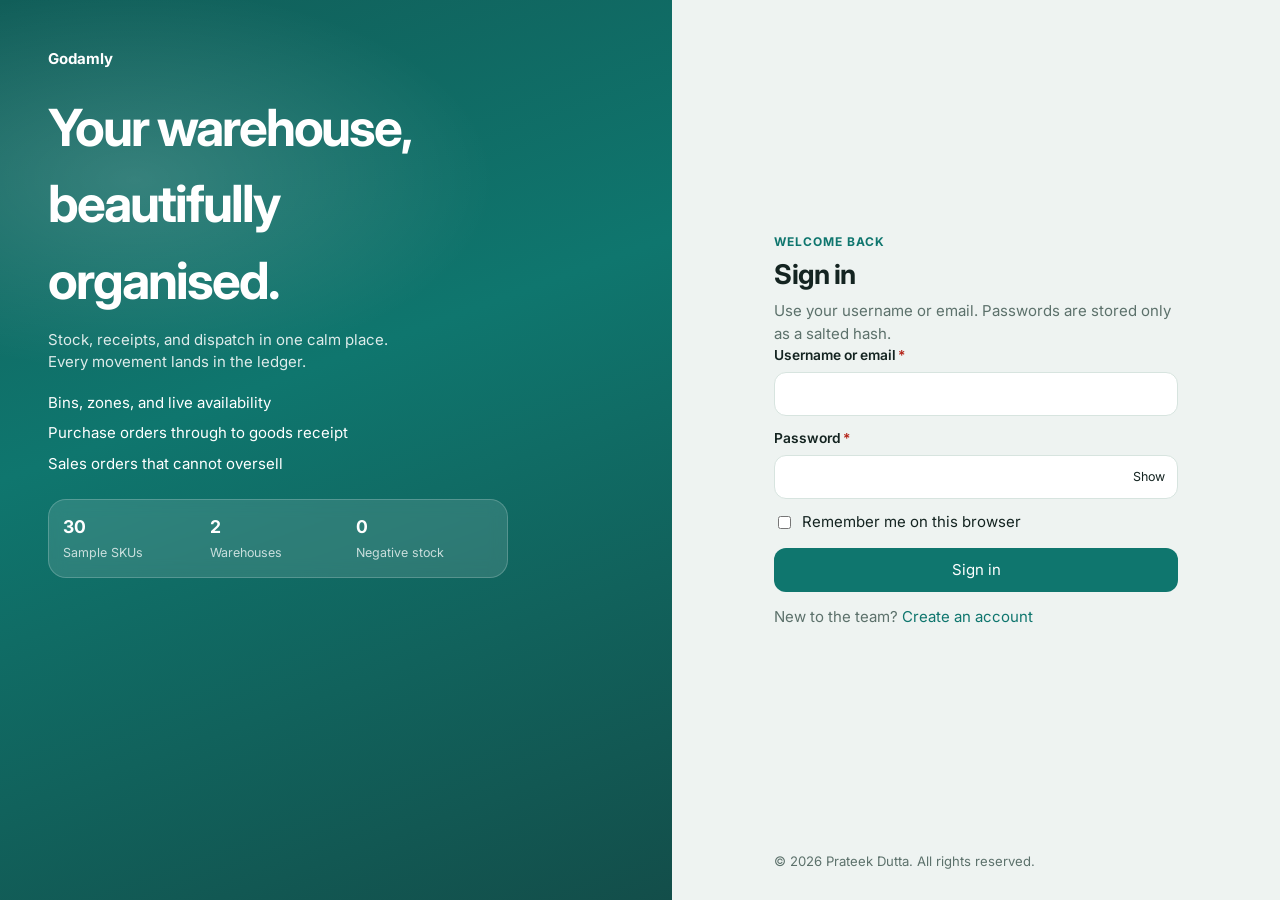
<file: index.html>
<!DOCTYPE html>
<html lang="en">
<head>
  <meta charset="UTF-8" />
  <meta name="viewport" content="width=device-width, initial-scale=1" />
  <title>Godamly</title>
  <link rel="icon" href="data:image/svg+xml,%3Csvg xmlns='http://www.w3.org/2000/svg' viewBox='0 0 32 32'%3E%3Crect width='32' height='32' rx='8' fill='%230f766e'/%3E%3Cpath d='M7 14 16 8l9 6v10H7z' fill='none' stroke='white' stroke-width='2'/%3E%3C/svg%3E" />
  <link rel="stylesheet" href="css/variables.css" />
  <link rel="stylesheet" href="css/base.css" />
  <link rel="stylesheet" href="css/layout.css" />
  <script>
    (function () {
      try {
        var theme = localStorage.getItem('godamly_theme');
        if (theme) document.documentElement.setAttribute('data-theme', theme);
      } catch (e) {}
      if (location.protocol === 'file:') return;
      var session = null;
      try { session = localStorage.getItem('godamly_session') || sessionStorage.getItem('godamly_session'); } catch (e) {}
      location.replace(session ? 'app.html' : 'login.html');
    })();
  </script>
</head>
<body>
  <main class="boot">
    <div class="boot-card">
      <h1>Godamly</h1>
      <p>Your warehouse, beautifully organised.</p>
      <p class="muted" id="gate">Opening your workspace…</p>
    </div>
  </main>
  <script>
    if (location.protocol === 'file:') {
      document.getElementById('gate').innerHTML = 'Open Godamly through the local server so the app can load. In this folder run <strong>start.bat</strong>, then visit http://localhost:5500';
    }
  </script>
</body>
</html>
</file>
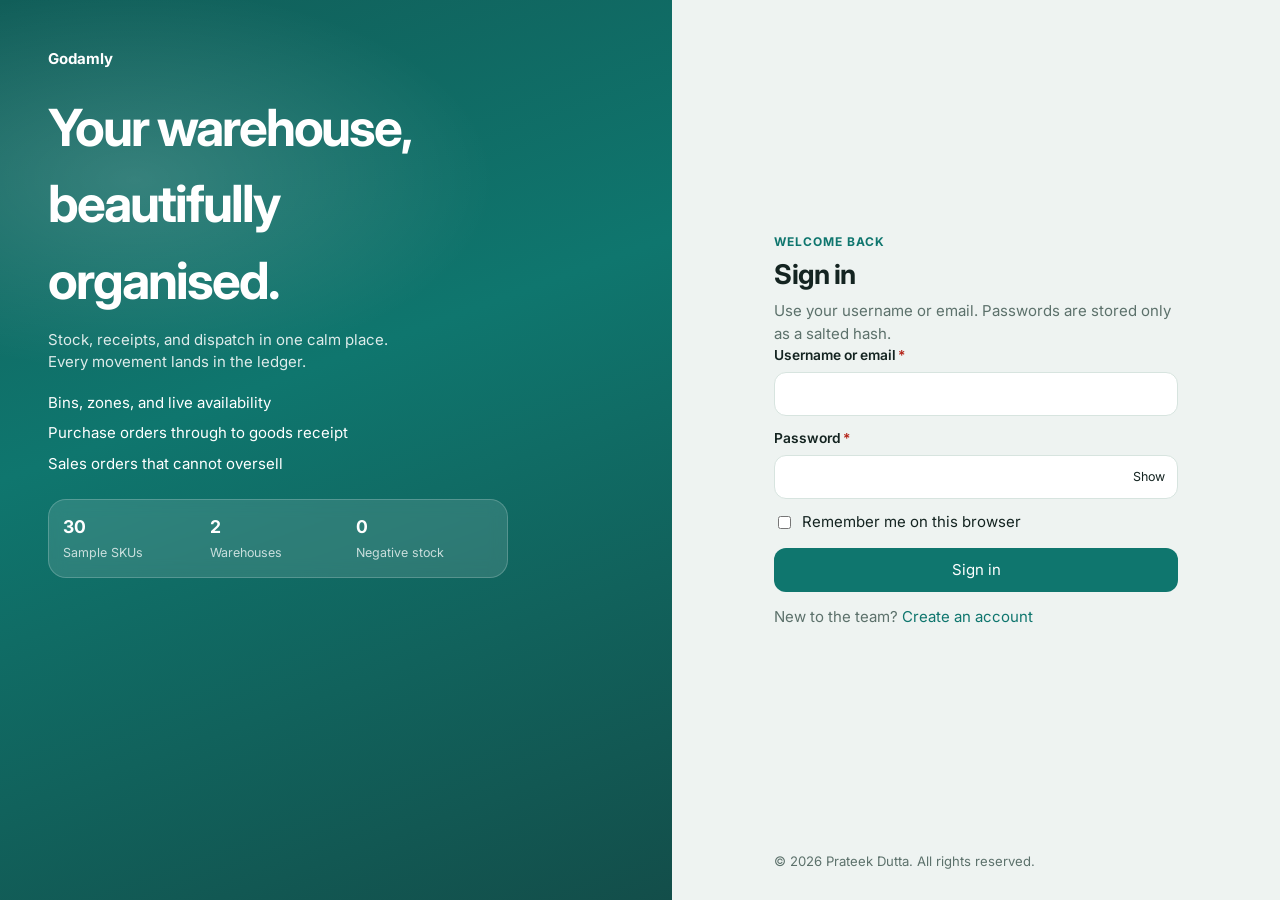
<file: app.html>
<!DOCTYPE html>
<html lang="en">
<head>
  <meta charset="UTF-8" />
  <meta name="viewport" content="width=device-width, initial-scale=1" />
  <title>Godamly</title>
  <link rel="icon" href="data:image/svg+xml,%3Csvg xmlns='http://www.w3.org/2000/svg' viewBox='0 0 32 32'%3E%3Crect width='32' height='32' rx='8' fill='%230f766e'/%3E%3Cpath d='M7 14 16 8l9 6v10H7z' fill='none' stroke='white' stroke-width='2'/%3E%3C/svg%3E" />
  <link rel="preconnect" href="https://fonts.googleapis.com" />
  <link rel="preconnect" href="https://fonts.gstatic.com" crossorigin />
  <link href="https://fonts.googleapis.com/css2?family=Inter:wght@400;500;600;700&display=swap" rel="stylesheet" />
  <link rel="stylesheet" href="css/variables.css" />
  <link rel="stylesheet" href="css/base.css" />
  <link rel="stylesheet" href="css/layout.css" />
  <link rel="stylesheet" href="css/components.css" />
  <link rel="stylesheet" href="css/pages.css" />
  <link rel="stylesheet" href="css/print.css" />
  <script>
    try {
      var theme = localStorage.getItem('godamly_theme');
      if (theme) document.documentElement.setAttribute('data-theme', theme);
    } catch (e) {}
  </script>
</head>
<body>
  <a class="skip-link" href="#view">Skip to content</a>
  <div id="boot" class="boot">
    <div class="boot-card">
      <div class="brand-mark" aria-hidden="true">
        <svg viewBox="0 0 24 24" width="22" height="22" fill="none" stroke="white" stroke-width="1.8"><path d="M3 10l9-6 9 6"/><path d="M5 10v9h14v-9"/><path d="M9 19v-5h6v5"/></svg>
      </div>
      <h1>Godamly</h1>
      <p id="boot-msg">Preparing your warehouse…</p>
    </div>
  </div>
  <div id="app" class="app" hidden></div>
  <div id="print-root"></div>
  <div id="modal-root"></div>
  <div id="confirm-root"></div>
  <div id="toast-root" role="status" aria-live="polite"></div>
  <script>
    if (location.protocol === 'file:') {
      document.getElementById('boot-msg').textContent = 'Run start.bat in the wms folder, then open http://localhost:5500';
    }
  </script>
  <script type="module" src="js/main.js"></script>
</body>
</html>
</file>
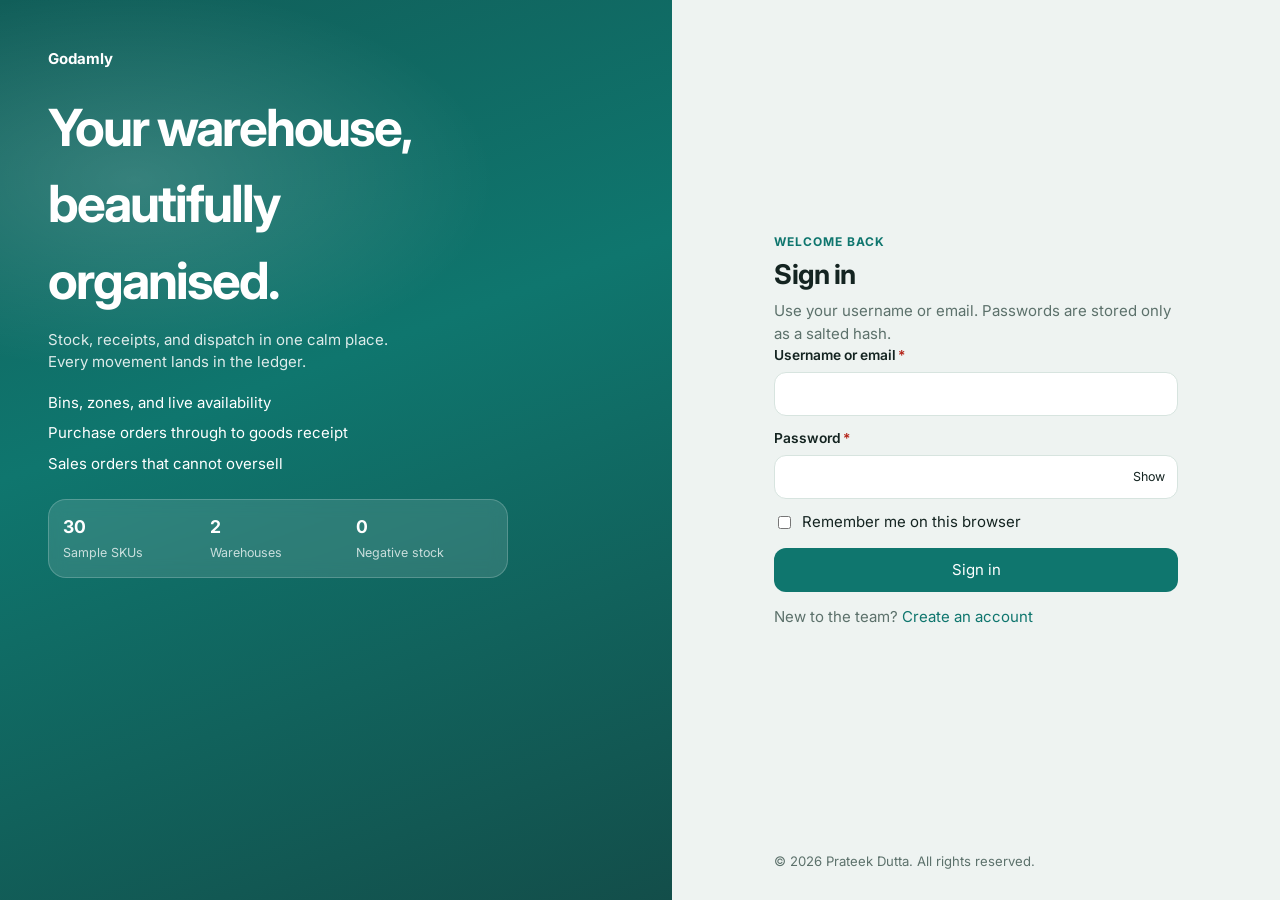
<file: login.html>
<!DOCTYPE html>
<html lang="en">
<head>
  <meta charset="UTF-8" />
  <meta name="viewport" content="width=device-width, initial-scale=1" />
  <title>Sign in · Godamly</title>
  <link rel="icon" href="data:image/svg+xml,%3Csvg xmlns='http://www.w3.org/2000/svg' viewBox='0 0 32 32'%3E%3Crect width='32' height='32' rx='8' fill='%230f766e'/%3E%3Cpath d='M7 14 16 8l9 6v10H7z' fill='none' stroke='white' stroke-width='2'/%3E%3C/svg%3E" />
  <link rel="preconnect" href="https://fonts.googleapis.com" />
  <link rel="preconnect" href="https://fonts.gstatic.com" crossorigin />
  <link href="https://fonts.googleapis.com/css2?family=Inter:wght@400;500;600;700&display=swap" rel="stylesheet" />
  <link rel="stylesheet" href="css/variables.css" />
  <link rel="stylesheet" href="css/base.css" />
  <link rel="stylesheet" href="css/components.css" />
  <link rel="stylesheet" href="css/pages.css" />
  <script>
    try { var t = localStorage.getItem('godamly_theme'); if (t) document.documentElement.setAttribute('data-theme', t); } catch (e) {}
  </script>
</head>
<body>
  <div class="auth-shell">
    <section class="auth-art" aria-hidden="true">
      <div>
        <strong>Godamly</strong>
        <h2>Your warehouse, beautifully organised.</h2>
        <p>Stock, receipts, and dispatch in one calm place. Every movement lands in the ledger.</p>
        <ul class="art-points">
          <li>Bins, zones, and live availability</li>
          <li>Purchase orders through to goods receipt</li>
          <li>Sales orders that cannot oversell</li>
        </ul>
        <div class="glass">
          <div><strong>30</strong><span>Sample SKUs</span></div>
          <div><strong>2</strong><span>Warehouses</span></div>
          <div><strong>0</strong><span>Negative stock</span></div>
        </div>
      </div>
    </section>
    <section class="auth-panel">
      <div class="auth-card">
        <p class="kicker">Welcome back</p>
        <h1>Sign in</h1>
        <p class="muted">Use your username or email. Passwords are stored only as a salted hash.</p>
        <form id="login-form" novalidate>
          <div class="field">
            <label for="identifier">Username or email<span class="req">*</span></label>
            <input id="identifier" name="username" autocomplete="username" aria-required="true" />
            <p class="field-error" id="identifier-error" role="alert" hidden></p>
          </div>
          <div class="field">
            <label for="password">Password<span class="req">*</span></label>
            <div class="pass-wrap">
              <input id="password" name="password" type="password" autocomplete="current-password" aria-required="true" />
              <button type="button" class="icon-btn" id="toggle-password" aria-label="Show password" aria-pressed="false">Show</button>
            </div>
            <p class="field-error" id="password-error" role="alert" hidden></p>
          </div>
          <label class="switch"><input id="remember" type="checkbox" /> Remember me on this browser</label>
          <p class="field-error" id="form-error" role="alert" hidden></p>
          <button class="btn btn-primary" type="submit" id="submit" style="width:100%;margin-top:14px">Sign in</button>
        </form>
        <p class="muted" style="margin-top:14px">New to the team? <a href="signup.html">Create an account</a></p>
      </div>
      <footer class="auth-footer">© 2026 Prateek Dutta. All rights reserved.</footer>
    </section>
  </div>
  <div id="toast-root" role="status" aria-live="polite"></div>
  <script type="module" src="js/login.js"></script>
</body>
</html>
</file>
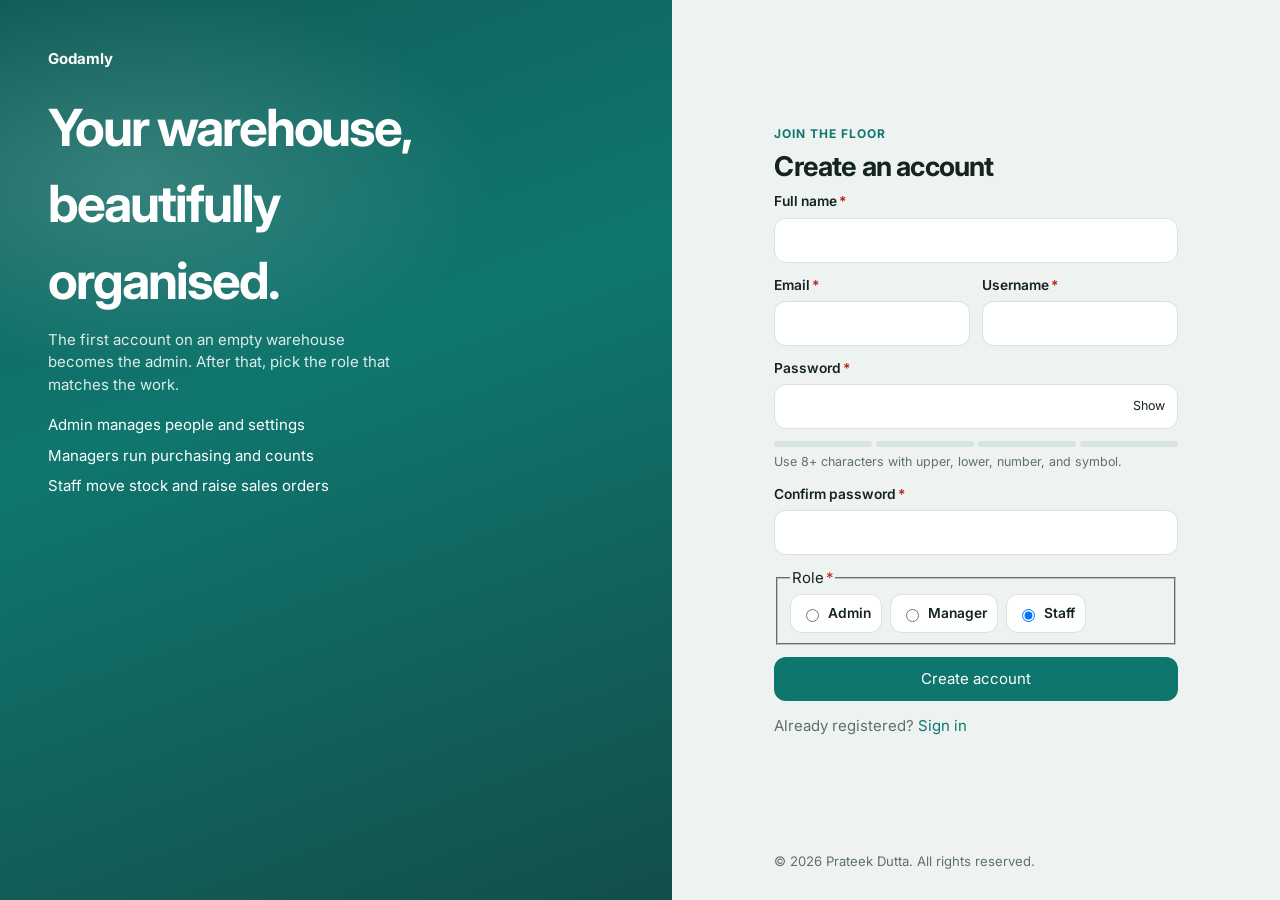
<file: signup.html>
<!DOCTYPE html>
<html lang="en">
<head>
  <meta charset="UTF-8" />
  <meta name="viewport" content="width=device-width, initial-scale=1" />
  <title>Create account · Godamly</title>
  <link rel="icon" href="data:image/svg+xml,%3Csvg xmlns='http://www.w3.org/2000/svg' viewBox='0 0 32 32'%3E%3Crect width='32' height='32' rx='8' fill='%230f766e'/%3E%3Cpath d='M7 14 16 8l9 6v10H7z' fill='none' stroke='white' stroke-width='2'/%3E%3C/svg%3E" />
  <link rel="preconnect" href="https://fonts.googleapis.com" />
  <link rel="preconnect" href="https://fonts.gstatic.com" crossorigin />
  <link href="https://fonts.googleapis.com/css2?family=Inter:wght@400;500;600;700&display=swap" rel="stylesheet" />
  <link rel="stylesheet" href="css/variables.css" />
  <link rel="stylesheet" href="css/base.css" />
  <link rel="stylesheet" href="css/components.css" />
  <link rel="stylesheet" href="css/pages.css" />
  <script>
    try { var t = localStorage.getItem('godamly_theme'); if (t) document.documentElement.setAttribute('data-theme', t); } catch (e) {}
  </script>
</head>
<body>
  <div class="auth-shell">
    <section class="auth-art" aria-hidden="true">
      <div>
        <strong>Godamly</strong>
        <h2>Your warehouse, beautifully organised.</h2>
        <p>The first account on an empty warehouse becomes the admin. After that, pick the role that matches the work.</p>
        <ul class="art-points">
          <li>Admin manages people and settings</li>
          <li>Managers run purchasing and counts</li>
          <li>Staff move stock and raise sales orders</li>
        </ul>
      </div>
    </section>
    <section class="auth-panel">
      <div class="auth-card">
        <p class="kicker">Join the floor</p>
        <h1>Create an account</h1>
        <p class="muted" id="first-note" hidden>You are the first user, so this account will be the admin.</p>
        <form id="signup-form" novalidate>
          <div class="field">
            <label for="fullName">Full name<span class="req">*</span></label>
            <input id="fullName" autocomplete="name" aria-required="true" />
            <p class="field-error" id="fullName-error" role="alert" hidden></p>
          </div>
          <div class="grid-2">
            <div class="field">
              <label for="email">Email<span class="req">*</span></label>
              <input id="email" type="email" autocomplete="email" aria-required="true" />
              <p class="field-error" id="email-error" role="alert" hidden></p>
            </div>
            <div class="field">
              <label for="username">Username<span class="req">*</span></label>
              <input id="username" autocomplete="username" aria-required="true" />
              <p class="field-error" id="username-error" role="alert" hidden></p>
            </div>
          </div>
          <div class="field">
            <label for="password">Password<span class="req">*</span></label>
            <div class="pass-wrap">
              <input id="password" type="password" autocomplete="new-password" aria-required="true" aria-describedby="strength-label" />
              <button type="button" class="icon-btn" id="toggle-password" aria-label="Show password" aria-pressed="false">Show</button>
            </div>
            <div class="meter" id="meter" data-score="0" aria-hidden="true"><span></span><span></span><span></span><span></span></div>
            <p class="field-hint" id="strength-label">Use 8+ characters with upper, lower, number, and symbol.</p>
            <p class="field-error" id="password-error" role="alert" hidden></p>
          </div>
          <div class="field">
            <label for="confirm">Confirm password<span class="req">*</span></label>
            <input id="confirm" type="password" autocomplete="new-password" aria-required="true" />
            <p class="field-error" id="confirm-error" role="alert" hidden></p>
          </div>
          <fieldset class="field" id="role-field">
            <legend>Role<span class="req">*</span></legend>
            <div class="role-pills">
              <label><input type="radio" name="role" value="admin" /> Admin</label>
              <label><input type="radio" name="role" value="manager" /> Manager</label>
              <label><input type="radio" name="role" value="staff" checked /> Staff</label>
            </div>
            <p class="field-error" id="role-error" role="alert" hidden></p>
          </fieldset>
          <button class="btn btn-primary" type="submit" id="submit" style="width:100%">Create account</button>
        </form>
        <p class="muted" style="margin-top:14px">Already registered? <a href="login.html">Sign in</a></p>
      </div>
      <footer class="auth-footer">© 2026 Prateek Dutta. All rights reserved.</footer>
    </section>
  </div>
  <div id="toast-root" role="status" aria-live="polite"></div>
  <script type="module" src="js/signup.js"></script>
</body>
</html>
</file>
<file: css/variables.css>
:root {
  color-scheme: light;
  --font: "Inter", "Segoe UI", sans-serif;
  --bg: #eef3f1;
  --bg-elev: #ffffff;
  --bg-muted: #f6faf8;
  --sidebar: #10211d;
  --sidebar-2: #17302a;
  --sidebar-text: #d7e6e1;
  --sidebar-muted: #8eaaa3;
  --sidebar-active: rgba(45, 212, 191, 0.16);
  --line: #d7e4df;
  --text: #142421;
  --muted: #5c716b;
  --primary: #0f766e;
  --primary-2: #115e59;
  --primary-soft: #d8f5ef;
  --on-primary: #ffffff;
  --accent: #e3a008;
  --accent-soft: #fef3c7;
  --danger: #b42318;
  --danger-soft: #fee4e2;
  --warning: #b45309;
  --warning-soft: #ffedd5;
  --success: #047857;
  --success-soft: #d1fae5;
  --info: #0369a1;
  --info-soft: #e0f2fe;
  --shadow: 0 10px 30px rgba(16, 33, 29, 0.06);
  --shadow-lg: 0 24px 64px rgba(16, 33, 29, 0.18);
  --radius: 16px;
  --radius-sm: 10px;
  --topbar: 68px;
  --sidebar-w: 268px;
  --sidebar-collapsed: 84px;
  --focus: #0f766e;
  --chart-grid: #d7e4df;
}

html[data-theme="dark"] {
  color-scheme: dark;
  --bg: #0c1412;
  --bg-elev: #15211e;
  --bg-muted: #1b2a26;
  --sidebar: #081210;
  --sidebar-2: #10211d;
  --sidebar-text: #d7e6e1;
  --sidebar-muted: #93ada6;
  --sidebar-active: rgba(45, 212, 191, 0.16);
  --line: #2c403a;
  --text: #e8f4f0;
  --muted: #adc0ba;
  --primary: #2dd4bf;
  --primary-2: #14b8a6;
  --primary-soft: rgba(45, 212, 191, 0.14);
  --on-primary: #06221e;
  --accent: #fbbf24;
  --accent-soft: rgba(251, 191, 36, 0.14);
  --danger: #fca5a5;
  --danger-soft: rgba(248, 113, 113, 0.16);
  --warning: #fdba74;
  --warning-soft: rgba(251, 146, 60, 0.16);
  --success: #6ee7b7;
  --success-soft: rgba(16, 185, 129, 0.16);
  --info: #7dd3fc;
  --info-soft: rgba(14, 165, 233, 0.16);
  --shadow: 0 12px 32px rgba(0, 0, 0, 0.28);
  --shadow-lg: 0 24px 64px rgba(0, 0, 0, 0.48);
  --focus: #5eead4;
  --chart-grid: #2c403a;
}
</file>
<file: css/base.css>
*, *::before, *::after { box-sizing: border-box; }
html, body { margin: 0; padding: 0; min-height: 100%; }
body {
  font-family: var(--font);
  color: var(--text);
  background: var(--bg);
  line-height: 1.5;
  font-size: 15px;
}
img { max-width: 100%; display: block; }
button, input, select, textarea { font: inherit; color: inherit; }
button { cursor: pointer; }
a { color: var(--primary); text-decoration: none; }
a:hover { text-decoration: underline; }
h1, h2, h3, h4, p { margin: 0; }
h1 { font-size: 1.7rem; letter-spacing: -0.03em; line-height: 1.2; }
h2 { font-size: 1.15rem; letter-spacing: -0.02em; }
h3 { font-size: 1rem; }
:focus-visible {
  outline: 2px solid var(--focus);
  outline-offset: 2px;
}
.skip-link {
  position: absolute;
  left: 12px;
  top: -40px;
  background: var(--primary);
  color: var(--on-primary);
  padding: 8px 12px;
  border-radius: 8px;
  z-index: 80;
}
.skip-link:focus { top: 12px; }
.muted { color: var(--muted); }
.kicker {
  color: var(--primary);
  font-size: 0.75rem;
  font-weight: 700;
  letter-spacing: 0.08em;
  text-transform: uppercase;
  margin-bottom: 4px;
}
.req { color: var(--danger); margin-left: 2px; }
.sr-only {
  position: absolute;
  width: 1px;
  height: 1px;
  padding: 0;
  margin: -1px;
  overflow: hidden;
  clip: rect(0, 0, 0, 0);
  border: 0;
}
@media (prefers-reduced-motion: reduce) {
  *, *::before, *::after {
    animation: none !important;
    transition: none !important;
  }
}
</file>
<file: css/layout.css>
.app { min-height: 100vh; }
.sidebar {
  position: fixed;
  inset: 0 auto 0 0;
  width: var(--sidebar-w);
  background: linear-gradient(180deg, var(--sidebar-2), var(--sidebar) 28%);
  color: var(--sidebar-text);
  display: flex;
  flex-direction: column;
  z-index: 30;
  transition: width 0.2s ease, transform 0.2s ease;
}
.brand {
  display: flex;
  gap: 12px;
  align-items: center;
  padding: 20px 18px 12px;
}
.brand-mark {
  width: 42px;
  height: 42px;
  border-radius: 13px;
  display: grid;
  place-items: center;
  background: linear-gradient(145deg, #14b8a6, #0f766e);
  color: white;
  flex: 0 0 auto;
  box-shadow: 0 8px 16px rgba(15, 118, 110, 0.35);
}
.brand-mark svg { width: 22px; height: 22px; }
.brand-text strong { display: block; font-size: 1.15rem; letter-spacing: -0.03em; color: white; }
.brand-text span { display: block; color: var(--sidebar-muted); font-size: 0.75rem; line-height: 1.3; }
.side-nav { padding: 8px 12px 20px; overflow: auto; flex: 1; }
.nav-section { margin: 14px 8px 6px; color: var(--sidebar-muted); font-size: 0.7rem; letter-spacing: 0.08em; text-transform: uppercase; }
.nav-link {
  display: flex;
  align-items: center;
  gap: 10px;
  color: var(--sidebar-text);
  text-decoration: none;
  border-radius: 12px;
  padding: 10px 12px;
  margin-bottom: 2px;
  transition: background 0.15s ease, color 0.15s ease;
}
.nav-link:hover { background: rgba(255, 255, 255, 0.05); text-decoration: none; }
.nav-link.active { background: var(--sidebar-active); color: #ecfdf8; }
.nav-link .icon { width: 18px; height: 18px; flex: 0 0 auto; }
.app-main {
  margin-left: var(--sidebar-w);
  min-height: 100vh;
  display: flex;
  flex-direction: column;
  transition: margin-left 0.2s ease;
}
.topbar {
  position: sticky;
  top: 0;
  z-index: 20;
  height: var(--topbar);
  display: flex;
  align-items: center;
  gap: 12px;
  padding: 0 20px;
  background: color-mix(in srgb, var(--bg-elev) 88%, transparent);
  backdrop-filter: blur(14px);
  border-bottom: 1px solid var(--line);
}
.search { position: relative; flex: 1; min-width: 0; max-width: 560px; }
.search input {
  width: 100%;
  border: 1px solid var(--line);
  background: var(--bg-muted);
  border-radius: 999px;
  padding: 10px 16px 10px 42px;
}
.search .search-icon {
  position: absolute;
  left: 14px;
  top: 50%;
  width: 18px;
  height: 18px;
  display: grid;
  place-items: center;
  transform: translateY(-50%);
  color: var(--muted);
  pointer-events: none;
}
.topbar > .icon-btn { flex: 0 0 40px; }
.search-results {
  position: absolute;
  top: calc(100% + 8px);
  left: 0;
  right: 0;
  background: var(--bg-elev);
  border: 1px solid var(--line);
  border-radius: 14px;
  box-shadow: var(--shadow-lg);
  overflow: hidden;
  z-index: 25;
}
.search-results a, .search-results button.result {
  display: flex;
  width: 100%;
  text-align: left;
  gap: 10px;
  padding: 10px 12px;
  background: transparent;
  border: 0;
  color: inherit;
  text-decoration: none;
}
.search-results a:hover, .search-results button.result:hover { background: var(--bg-muted); }
.search-results small { color: var(--muted); display: block; }
.top-actions { margin-left: auto; display: flex; align-items: center; gap: 8px; flex: 0 0 auto; }
.menu-wrap { position: relative; }
.dropdown {
  position: absolute;
  right: 0;
  top: calc(100% + 8px);
  width: min(360px, 80vw);
  background: var(--bg-elev);
  border: 1px solid var(--line);
  border-radius: 16px;
  box-shadow: var(--shadow-lg);
  z-index: 30;
  overflow: hidden;
}
.dropdown header, .dropdown footer { padding: 12px 14px; display: flex; justify-content: space-between; align-items: center; gap: 8px; }
.dropdown header { border-bottom: 1px solid var(--line); }
.dropdown footer { border-top: 1px solid var(--line); }
.notice-list { max-height: 360px; overflow: auto; }
.notice {
  display: block;
  padding: 12px 14px;
  border-bottom: 1px solid var(--line);
  color: inherit;
  text-decoration: none;
}
.notice:hover { background: var(--bg-muted); text-decoration: none; }
.notice.read { opacity: 0.65; }
.notice strong { display: block; }
.user-menu { width: 240px; padding: 8px; }
.user-menu a, .user-menu button {
  display: flex;
  width: 100%;
  align-items: center;
  gap: 8px;
  padding: 10px;
  border-radius: 10px;
  border: 0;
  background: transparent;
  color: inherit;
  text-decoration: none;
  text-align: left;
}
.user-menu a:hover, .user-menu button:hover { background: var(--bg-muted); }
.user-chip {
  display: flex;
  align-items: center;
  gap: 10px;
  max-width: 220px;
  padding: 4px 12px 4px 4px;
  border-radius: 999px;
  border: 1px solid var(--line);
  background: var(--bg-elev);
  flex: 0 0 auto;
}
.user-chip .user-meta { display: flex; flex-direction: column; min-width: 0; line-height: 1.15; text-align: left; }
.user-chip .user-meta strong { font-size: 0.84rem; font-weight: 600; white-space: nowrap; overflow: hidden; text-overflow: ellipsis; }
.user-chip small { color: var(--muted); font-size: 0.72rem; text-transform: capitalize; }
.view {
  flex: 1;
  padding: 24px;
  background:
    radial-gradient(900px 280px at 100% -40px, rgba(15, 118, 110, 0.08), transparent 50%),
    var(--bg);
}
.view:focus { outline: none; }
.page { animation: rise 0.35s ease; }
.page-head { display: flex; justify-content: space-between; gap: 16px; align-items: flex-end; margin-bottom: 18px; flex-wrap: wrap; }
.page-actions { display: flex; gap: 8px; flex-wrap: wrap; }
.app-footer {
  padding: 14px 24px 18px;
  color: var(--muted);
  font-size: 0.82rem;
  border-top: 1px solid var(--line);
}
.app.collapsed .sidebar { width: var(--sidebar-collapsed); }
.app.collapsed .app-main { margin-left: var(--sidebar-collapsed); }
.app.collapsed .brand-text, .app.collapsed .nav-label, .app.collapsed .nav-section { display: none; }
.app.collapsed .brand { justify-content: center; padding-inline: 0; }
.app.collapsed .nav-link { justify-content: center; }
.backdrop { display: none; }
.boot {
  min-height: 100vh;
  display: grid;
  place-items: center;
  background: var(--bg);
  padding: 24px;
}
.boot-card { text-align: center; max-width: 460px; }
.boot-card .brand-mark { margin: 0 auto 14px; }
@keyframes rise {
  from { opacity: 0; transform: translateY(6px); }
  to { opacity: 1; transform: none; }
}
@media (max-width: 960px) {
  .sidebar { transform: translateX(-105%); width: min(84vw, 300px); }
  .app.nav-open .sidebar { transform: none; }
  .app-main, .app.collapsed .app-main { margin-left: 0; }
  .backdrop { display: block; position: fixed; inset: 0; background: rgba(8, 18, 16, 0.45); z-index: 25; }
  .app:not(.nav-open) .backdrop { display: none; }
  .view { padding: 16px; }
  .desktop-only, .user-chip .user-meta.desktop-only { display: none; }
}
</file>
<file: css/components.css>
.btn, .icon-btn {
  border: 1px solid transparent;
  border-radius: 12px;
  background: var(--bg-muted);
  color: var(--text);
  padding: 10px 14px;
  display: inline-flex;
  align-items: center;
  justify-content: center;
  gap: 8px;
  transition: transform 0.15s ease, background 0.15s ease, border-color 0.15s ease;
  text-decoration: none;
}
.btn:hover, .icon-btn:hover { transform: translateY(-1px); text-decoration: none; }
.btn:disabled { opacity: 0.55; cursor: not-allowed; transform: none; }
.btn-primary { background: var(--primary); color: var(--on-primary); }
.btn-primary:hover { background: var(--primary-2); }
.btn-danger { background: #b42318; color: white; }
.btn-ghost { background: transparent; border-color: var(--line); }
.btn-sm { padding: 7px 10px; border-radius: 10px; font-size: 0.88rem; }
.icon-btn { width: 40px; height: 40px; padding: 0; background: transparent; }
.icon { width: 18px; height: 18px; }
.badge {
  min-width: 18px;
  height: 18px;
  padding: 0 5px;
  border-radius: 999px;
  background: #b42318;
  color: white;
  font-size: 0.7rem;
  display: inline-grid;
  place-items: center;
  position: absolute;
  top: 2px;
  right: 2px;
}
.icon-wrap { position: relative; }
.card {
  background: var(--bg-elev);
  border: 1px solid var(--line);
  border-radius: var(--radius);
  box-shadow: var(--shadow);
  padding: 16px;
}
.card + .card { margin-top: 16px; }
.toolbar { display: flex; gap: 10px; flex-wrap: wrap; margin-bottom: 12px; align-items: end; }
.toolbar .field { margin: 0; min-width: 160px; flex: 1; }
.field { display: flex; flex-direction: column; gap: 6px; margin-bottom: 12px; }
.field label { font-size: 0.86rem; font-weight: 600; }
.field input, .field select, .field textarea, .inline-input, .pager select, .search input {
  border: 1px solid var(--line);
  background: var(--bg-elev);
  border-radius: 12px;
  padding: 10px 12px;
  width: 100%;
  transition: border-color 0.15s ease, box-shadow 0.15s ease;
}
.topbar .search input {
  padding: 10px 16px 10px 42px;
  background: var(--bg-muted);
}
.field textarea { resize: vertical; }
.field input:focus, .field select:focus, .field textarea:focus, .search input:focus {
  border-color: var(--primary);
  box-shadow: 0 0 0 4px var(--primary-soft);
  outline: none;
}
.field input.invalid, .field select.invalid, .field textarea.invalid {
  border-color: var(--danger);
  animation: shake 0.35s ease;
}
.field-error { color: var(--danger); font-size: 0.8rem; margin: 0; }
.field-hint { color: var(--muted); font-size: 0.78rem; margin: 0; }
.grid-2 { display: grid; grid-template-columns: repeat(2, minmax(0, 1fr)); gap: 12px; }
.grid-3 { display: grid; grid-template-columns: repeat(3, minmax(0, 1fr)); gap: 12px; }
.span-2 { grid-column: span 2; }
.table-wrap { overflow: auto; border: 1px solid var(--line); border-radius: 14px; }
.data-table { width: 100%; border-collapse: collapse; min-width: 720px; }
.data-table th, .data-table td { padding: 12px 14px; text-align: left; border-bottom: 1px solid var(--line); vertical-align: middle; }
.data-table th { font-size: 0.75rem; letter-spacing: 0.04em; text-transform: uppercase; color: var(--muted); background: var(--bg-muted); white-space: nowrap; }
.data-table tr:last-child td { border-bottom: 0; }
.data-table tbody tr { transition: background 0.15s ease; }
.data-table tbody tr:hover { background: color-mix(in srgb, var(--primary-soft) 55%, transparent); }
.th-btn { background: none; border: 0; padding: 0; color: inherit; font: inherit; letter-spacing: inherit; text-transform: inherit; }
.num { text-align: right; font-variant-numeric: tabular-nums; }
.check-col { width: 42px; }
.pager { display: flex; justify-content: space-between; gap: 12px; align-items: center; padding: 12px 2px; color: var(--muted); flex-wrap: wrap; }
.pager-controls { display: flex; gap: 8px; align-items: center; }
.pager select { width: auto; padding: 6px 8px; border-radius: 8px; border: 1px solid var(--line); background: var(--bg-elev); }
.row-actions { display: flex; gap: 4px; justify-content: flex-end; }
.pill {
  display: inline-flex;
  align-items: center;
  border-radius: 999px;
  padding: 3px 8px;
  font-size: 0.75rem;
  font-weight: 700;
  background: var(--bg-muted);
  color: var(--text);
  white-space: nowrap;
}
.pill-active, .pill-received, .pill-delivered, .pill-approved, .pill-success { background: var(--success-soft); color: var(--success); }
.pill-draft, .pill-counting { background: var(--bg-muted); color: var(--muted); }
.pill-ordered, .pill-confirmed, .pill-info, .pill-admin { background: var(--info-soft); color: var(--info); }
.pill-partial, .pill-packed, .pill-warning, .pill-manager { background: var(--warning-soft); color: var(--warning); }
.pill-shipped, .pill-staff { background: var(--primary-soft); color: var(--primary); }
.pill-cancelled, .pill-inactive, .pill-danger { background: var(--danger-soft); color: var(--danger); }
.avatar { width: 36px; height: 36px; border-radius: 50%; object-fit: cover; flex: 0 0 36px; }
.avatar-fallback {
  display: inline-grid;
  place-items: center;
  background: linear-gradient(145deg, #14b8a6, #0f766e);
  color: #fff;
  font-size: 0.72rem;
  font-weight: 600;
  letter-spacing: 0.04em;
  line-height: 1;
  box-shadow: inset 0 0 0 1.5px rgba(255, 255, 255, 0.28);
}
.avatar.lg { width: 72px; height: 72px; font-size: 1.2rem; }
.stars { color: #d97706; letter-spacing: 1px; }
.empty { text-align: center; padding: 36px 16px; }
.empty-art {
  width: 64px; height: 64px; margin: 0 auto 10px; border-radius: 20px;
  display: grid; place-items: center; background: var(--primary-soft); color: var(--primary);
}
.empty-art .icon { width: 28px; height: 28px; }
.modal-open { overflow: hidden; }
#modal-root.open, #confirm-root.open { position: fixed; inset: 0; z-index: 50; display: grid; place-items: center; padding: 18px; }
#confirm-root.open { z-index: 70; }
.modal-backdrop { position: absolute; inset: 0; background: rgba(8, 18, 16, 0.52); }
.modal {
  position: relative;
  width: min(640px, 100%);
  max-height: min(88vh, 900px);
  overflow: auto;
  background: var(--bg-elev);
  border-radius: 20px;
  box-shadow: var(--shadow-lg);
  animation: pop 0.22s ease;
}
.modal-lg { width: min(980px, 100%); }
.modal-sm { width: min(440px, 100%); }
.modal-head, .modal-foot { display: flex; justify-content: space-between; gap: 12px; align-items: center; padding: 16px 18px; }
.modal-head { border-bottom: 1px solid var(--line); position: sticky; top: 0; background: var(--bg-elev); z-index: 1; }
.modal-foot { border-top: 1px solid var(--line); justify-content: flex-end; position: sticky; bottom: 0; background: var(--bg-elev); }
.modal-body { padding: 16px 18px; }
#toast-root { position: fixed; right: 16px; bottom: 16px; display: flex; flex-direction: column; gap: 8px; z-index: 80; width: min(360px, calc(100% - 24px)); }
.toast {
  display: flex; gap: 10px; align-items: flex-start;
  background: var(--bg-elev); border: 1px solid var(--line); border-left: 4px solid var(--primary);
  border-radius: 14px; padding: 12px; box-shadow: var(--shadow-lg);
  transform: translateY(8px); opacity: 0; transition: 0.2s ease;
}
.toast.show { transform: none; opacity: 1; }
.toast p { margin: 0; flex: 1; }
.toast-success { border-left-color: var(--success); }
.toast-error { border-left-color: #b42318; }
.toast-warning { border-left-color: var(--warning); }
.toast-close { border: 0; background: transparent; }
.skeleton { background: linear-gradient(90deg, var(--bg-muted), var(--bg-elev), var(--bg-muted)); background-size: 200% 100%; animation: shimmer 1.2s infinite; border-radius: 12px; }
.sk-title { height: 28px; width: 220px; margin-bottom: 16px; }
.sk-card { height: 96px; }
.skeleton-grid, .kpi-grid { display: grid; grid-template-columns: repeat(auto-fit, minmax(190px, 1fr)); gap: 12px; }
@keyframes shimmer { 0% { background-position: 100% 0; } 100% { background-position: -100% 0; } }
@keyframes shake {
  10%, 90% { transform: translateX(-1px); }
  30%, 70% { transform: translateX(3px); }
  50% { transform: translateX(-3px); }
}
@keyframes pop { from { transform: translateY(8px) scale(0.98); opacity: 0; } to { transform: none; opacity: 1; } }
.meter { display: grid; grid-template-columns: repeat(4, 1fr); gap: 4px; margin-top: 6px; }
.meter span { height: 6px; border-radius: 99px; background: var(--line); }
.meter[data-score="1"] span:nth-child(-n+1),
.meter[data-score="2"] span:nth-child(-n+2),
.meter[data-score="3"] span:nth-child(-n+3),
.meter[data-score="4"] span:nth-child(-n+4) { background: var(--primary); }
.meter[data-score="1"] span:nth-child(-n+1) { background: var(--danger); }
.meter[data-score="2"] span:nth-child(-n+2) { background: var(--warning); }
.switch { display: flex; align-items: center; gap: 8px; }
.thumb {
  width: 64px; height: 64px; border-radius: 14px; object-fit: cover; background: var(--bg-muted);
}
.lines { overflow: auto; border: 1px solid var(--line); border-radius: 12px; }
.lines table { width: 100%; border-collapse: collapse; min-width: 640px; }
.lines th, .lines td { padding: 8px; border-bottom: 1px solid var(--line); }
.lines input, .lines select { width: 100%; border: 1px solid var(--line); border-radius: 8px; padding: 8px; background: var(--bg-elev); }
.totals { margin-top: 12px; margin-left: auto; width: min(280px, 100%); }
.totals p { display: flex; justify-content: space-between; margin: 4px 0; }
.totals .grand { font-size: 1.05rem; }
.split { display: grid; grid-template-columns: 1.4fr 0.8fr; gap: 16px; }
.stack { display: flex; flex-direction: column; gap: 10px; }
.filters { display: flex; gap: 8px; flex-wrap: wrap; }
.chip { border: 1px solid var(--line); background: var(--bg-elev); border-radius: 999px; padding: 6px 10px; }
.chip.on { background: var(--primary); color: var(--on-primary); border-color: transparent; }
.linkish { background: none; border: 0; color: var(--primary); padding: 0; }
.qty-low { color: var(--warning); font-weight: 700; }
.qty-out { color: var(--danger); font-weight: 700; }
.tabs { display: flex; gap: 6px; flex-wrap: wrap; margin-bottom: 12px; }
.tabs button[aria-selected="true"] { background: var(--primary); color: var(--on-primary); }
.chart-split { display: grid; grid-template-columns: 210px 1fr; gap: 12px; align-items: center; }
.donut { width: 100%; height: auto; }
.legend { list-style: none; margin: 0; padding: 0; display: flex; flex-direction: column; gap: 6px; }
.legend li { display: flex; gap: 8px; align-items: center; font-size: 0.86rem; }
.legend i { width: 10px; height: 10px; border-radius: 99px; display: inline-block; }
.legend strong { margin-left: auto; font-weight: 600; }
.legend-inline { flex-direction: row; gap: 14px; margin-top: 8px; }
.chart-label { fill: var(--muted); font-size: 11px; }
.chart-block svg { width: 100%; height: auto; }
.hbars { list-style: none; margin: 0; padding: 0; display: flex; flex-direction: column; gap: 12px; }
.hbar-label { display: flex; justify-content: space-between; gap: 8px; font-size: 0.88rem; }
.hbar { height: 10px; background: var(--bg-muted); border-radius: 99px; overflow: hidden; }
.hbar span { display: block; height: 100%; background: var(--primary); border-radius: inherit; }
.hbar .bar-warning { background: var(--warning); }
.hbar .bar-danger { background: #b42318; }
.pass-wrap { position: relative; }
.pass-wrap input { padding-right: 44px; }
.pass-wrap .icon-btn { position: absolute; right: 4px; top: 50%; transform: translateY(-50%); width: auto; padding: 0 8px; font-size: 0.78rem; }
.demo-box, .callout {
  background: var(--primary-soft);
  border-radius: 14px;
  padding: 12px 14px;
  margin: 12px 0;
}
.callout.warn { background: var(--warning-soft); }
.product-cell { display: flex; gap: 10px; align-items: center; }
.product-cell small, .stack small { color: var(--muted); }
@media (max-width: 800px) {
  .grid-2, .grid-3, .split, .chart-split { grid-template-columns: 1fr; }
  .span-2 { grid-column: auto; }
  .data-table.responsive { min-width: 0; }
  .data-table.responsive thead { display: none; }
  .data-table.responsive tr { display: block; border: 1px solid var(--line); border-radius: 14px; margin-bottom: 10px; background: var(--bg-elev); }
  .data-table.responsive td { display: flex; justify-content: space-between; gap: 12px; border: 0; }
  .data-table.responsive td::before { content: attr(data-label); color: var(--muted); font-weight: 600; }
  .table-wrap { border: 0; overflow: visible; }
}
</file>
<file: css/pages.css>
.kpi-grid { margin-bottom: 16px; }
.kpi {
  display: flex;
  gap: 12px;
  align-items: flex-start;
  background: var(--bg-elev);
  border: 1px solid var(--line);
  border-radius: var(--radius);
  padding: 16px;
  box-shadow: var(--shadow);
  transition: transform 0.18s ease;
}
.kpi:hover { transform: translateY(-2px); }
.kpi-icon {
  width: 42px; height: 42px; border-radius: 14px; display: grid; place-items: center; flex: 0 0 auto;
}
.kpi-icon.teal { background: var(--primary-soft); color: var(--primary); }
.kpi-icon.amber { background: var(--accent-soft); color: #92600a; }
.kpi-icon.blue { background: var(--info-soft); color: var(--info); }
.kpi-icon.rose { background: var(--danger-soft); color: var(--danger); }
html[data-theme="dark"] .kpi-icon.amber { color: var(--accent); }
.kpi-label { color: var(--muted); font-size: 0.82rem; }
.kpi-value { font-size: 1.45rem; font-weight: 700; letter-spacing: -0.03em; }
.dash-grid { display: grid; grid-template-columns: 1fr 1fr; gap: 16px; margin-bottom: 16px; }
.card h2 { margin-bottom: 12px; }
.activity { list-style: none; margin: 0; padding: 0; display: flex; flex-direction: column; gap: 12px; }
.activity li { display: grid; grid-template-columns: 10px 1fr; gap: 10px; }
.dot { width: 10px; height: 10px; border-radius: 99px; background: var(--primary); margin-top: 6px; }
.auth-shell { min-height: 100vh; display: grid; grid-template-columns: 1.05fr 0.95fr; }
.auth-art {
  position: relative;
  overflow: hidden;
  color: white;
  background:
    radial-gradient(600px 320px at 20% 20%, rgba(255, 255, 255, 0.16), transparent 60%),
    linear-gradient(160deg, #115e59 0%, #0f766e 42%, #134e4a 100%);
  padding: 48px;
  display: flex;
  flex-direction: column;
  justify-content: space-between;
}
.auth-art h2 { font-size: clamp(2rem, 4vw, 3.2rem); letter-spacing: -0.04em; max-width: 12ch; margin: 18px 0 10px; }
.auth-art p { max-width: 38ch; color: rgba(255, 255, 255, 0.86); }
.art-points { margin: 18px 0; padding: 0; list-style: none; display: flex; flex-direction: column; gap: 8px; }
.art-points li { display: flex; gap: 8px; align-items: center; }
.glass {
  margin-top: 24px;
  background: rgba(255, 255, 255, 0.12);
  border: 1px solid rgba(255, 255, 255, 0.2);
  border-radius: 18px;
  padding: 14px;
  display: grid;
  grid-template-columns: repeat(3, 1fr);
  gap: 10px;
  backdrop-filter: blur(8px);
  max-width: 460px;
  animation: float 5s ease-in-out infinite;
}
.glass strong { display: block; font-size: 1.1rem; }
.glass span { color: rgba(255, 255, 255, 0.75); font-size: 0.78rem; }
@keyframes float { 50% { transform: translateY(-6px); } }
.auth-panel { display: flex; flex-direction: column; padding: 28px 8vw; background: var(--bg); }
.auth-card { margin: auto 0; width: min(440px, 100%); }
.auth-card h1 { margin: 8px 0; }
.auth-footer { color: var(--muted); font-size: 0.82rem; padding-top: 18px; }
.role-pills { display: flex; gap: 8px; flex-wrap: wrap; }
.role-pills label { border: 1px solid var(--line); border-radius: 12px; padding: 8px 10px; display: flex; gap: 6px; align-items: center; background: var(--bg-elev); }
.detail-list { display: grid; grid-template-columns: 140px 1fr; gap: 8px 12px; }
.detail-list dt { color: var(--muted); }
.theme-choice { display: grid; grid-template-columns: 1fr 1fr; gap: 10px; }
.theme-choice label { border: 1px solid var(--line); border-radius: 14px; padding: 12px; display: flex; gap: 8px; align-items: center; }
.wh-card { display: flex; flex-direction: column; gap: 8px; }
.loc-row { display: grid; grid-template-columns: 1fr 1fr 1fr 1fr auto; gap: 8px; margin-bottom: 8px; }
.report-table td, .report-table th { font-size: 0.9rem; }
@media (max-width: 960px) {
  .auth-shell { grid-template-columns: 1fr; }
  .auth-art { padding: 28px 20px; min-height: auto; }
  .auth-art h2 { font-size: 2rem; }
  .glass { display: none; }
  .dash-grid { grid-template-columns: 1fr; }
  .auth-panel { padding: 24px 16px 32px; }
  .loc-row { grid-template-columns: 1fr 1fr; }
}
</file>
<file: css/print.css>
#print-root { display: none; }
.sheet { color: #142421; background: white; font-family: "Inter", "Segoe UI", sans-serif; }
.sheet-head, .sheet-parties { display: flex; justify-content: space-between; gap: 24px; }
.sheet-head { border-bottom: 2px solid #0f766e; padding-bottom: 12px; margin-bottom: 16px; }
.sheet-brand { font-weight: 800; letter-spacing: -0.04em; color: #0f766e; font-size: 1.4rem; }
.sheet-logo { width: 72px; height: 72px; object-fit: contain; margin-bottom: 8px; }
.sheet-title { text-align: right; }
.sheet-title h2 { margin: 0 0 6px; font-size: 1.6rem; }
.sheet h1, .sheet h3 { margin: 0 0 4px; }
.sheet-parties { margin: 16px 0; }
.sheet-parties > div { flex: 1; }
.sheet-table { width: 100%; border-collapse: collapse; margin-top: 8px; }
.sheet-table th, .sheet-table td { border-bottom: 1px solid #d7e4df; padding: 8px; text-align: left; }
.sheet-table th { font-size: 0.75rem; text-transform: uppercase; letter-spacing: 0.04em; color: #5c716b; }
.sheet-table .num, .sheet .num { text-align: right; }
.sheet-totals { width: 260px; margin-left: auto; margin-top: 12px; }
.sheet-totals p { display: flex; justify-content: space-between; margin: 4px 0; }
.sheet-totals .grand { font-size: 1.1rem; border-top: 2px solid #142421; padding-top: 6px; }
.sheet-notes { margin-top: 16px; }
.sheet-foot { display: flex; justify-content: space-between; gap: 12px; margin-top: 28px; padding-top: 8px; border-top: 1px solid #d7e4df; font-size: 0.8rem; color: #5c716b; }
@media print {
  @page { margin: 14mm; }
  body.is-printing .app,
  body.is-printing .boot,
  body.is-printing #modal-root,
  body.is-printing #confirm-root,
  body.is-printing #toast-root { display: none !important; }
  body.is-printing #print-root { display: block !important; }
  .no-print { display: none !important; }
}
</file>
